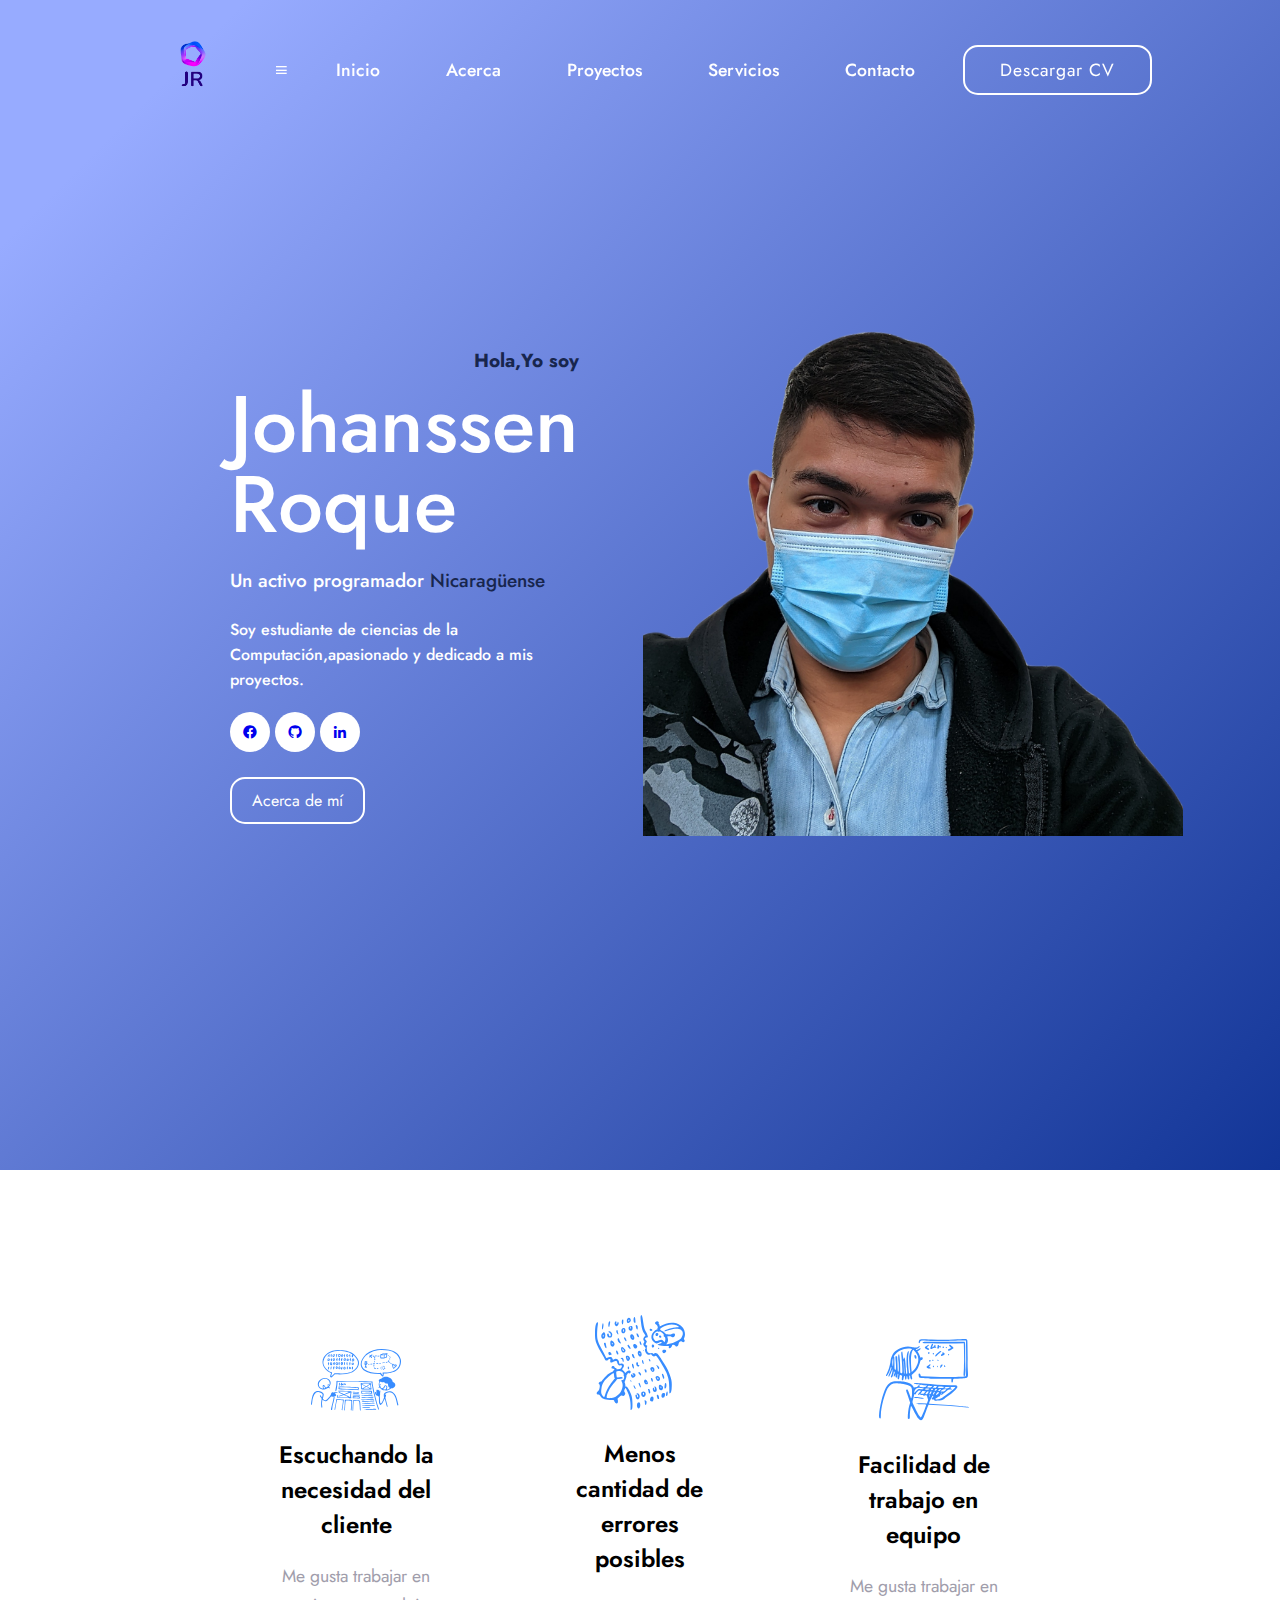
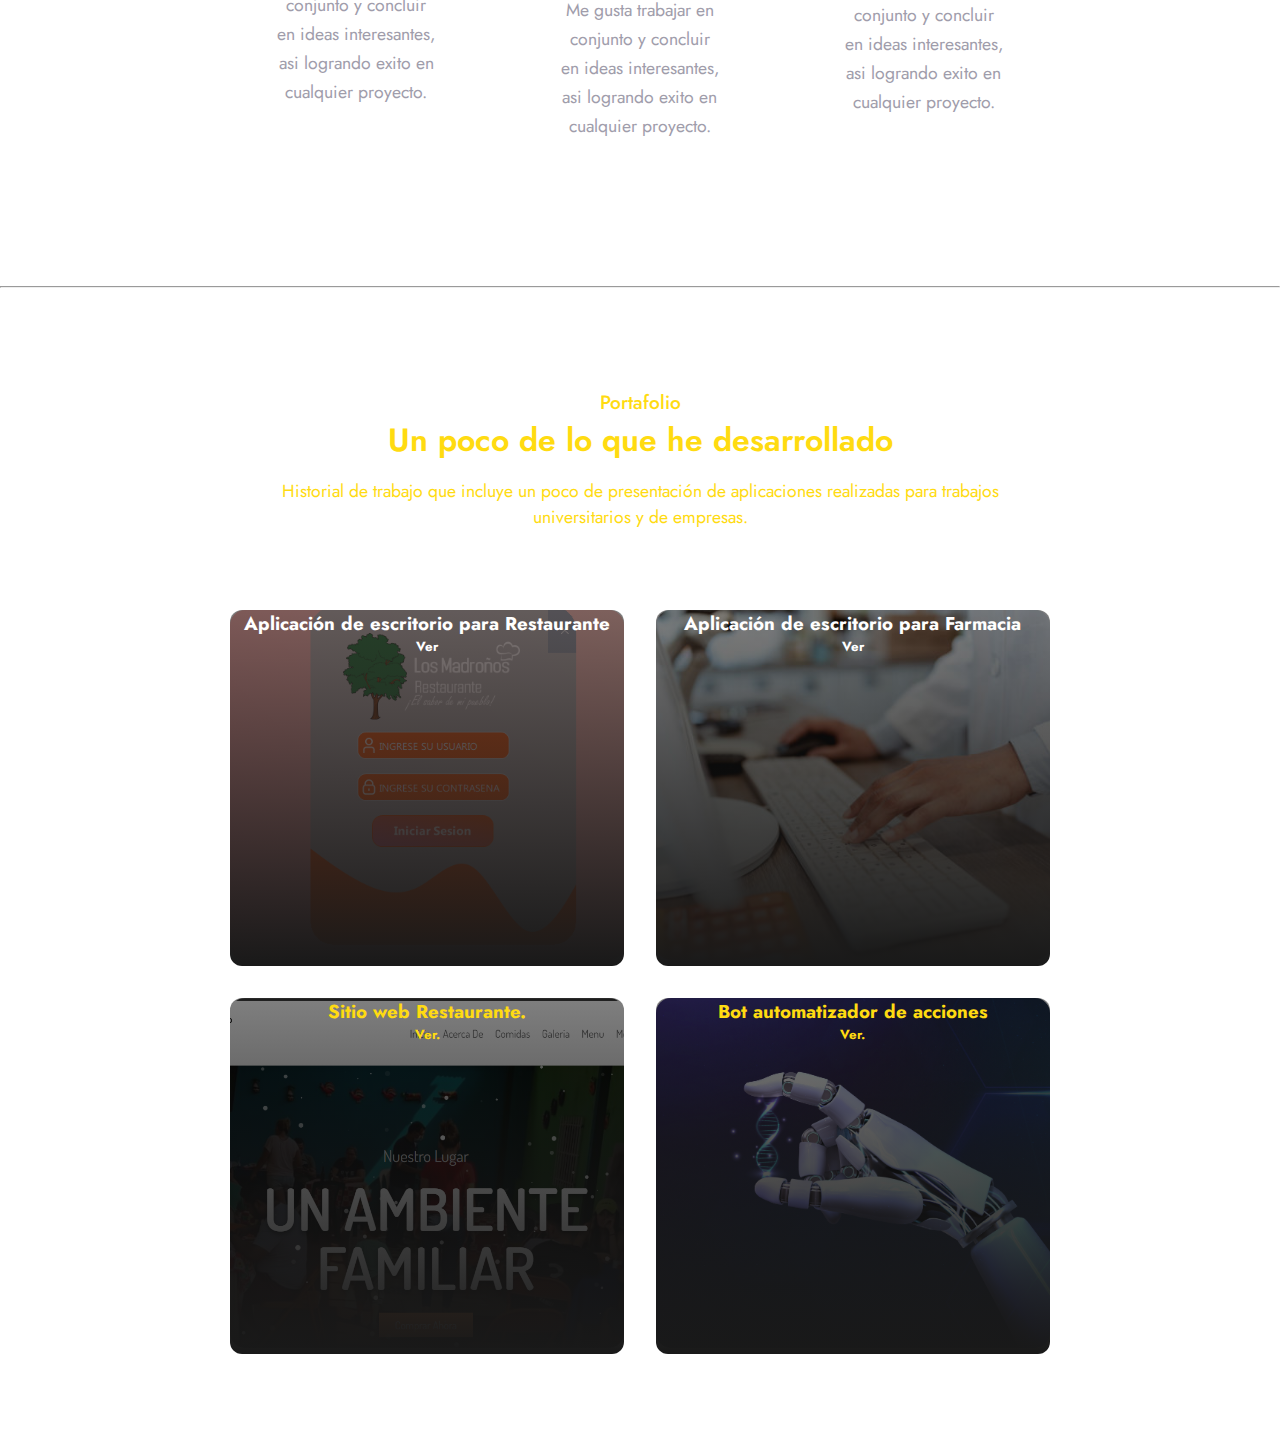
<file: html/index.html>
<!DOCTYPE html>
<html lang="en">
<head>
    <meta charset="UTF-8">
    <meta http-equiv="X-UA-Compatible" content="IE=edge">
    <meta name="viewport" content="width=device-width, initial-scale=1.0">
    <!--Link fuente google fonts-->
    <link rel="preconnect" href="https://fonts.googleapis.com"><link rel="preconnect"  href="https://fonts.gstatic.com"
    crossorigin><link href="https://fonts.googleapis.com/css2?family=Jost:wght@100;200;300;
    400;500;600;700;800;900&family=Open+Sans:wght@400;600;700&display=swap" rel="stylesheet">

   <!--Link icons-->
   <link href='https://unpkg.com/boxicons@2.1.4/css/boxicons.min.css' rel='stylesheet'>

    <!--Link css-->
    <link rel="stylesheet" href="../css/style.css">
    <title>Mi portafolio</title>
</head>
<body>
    <header>
       <a href="#" class="logo__jr"><img src="../img/logo moderno jr png.png" alt="logo de la empresa de Johanssen Roque"></a>
       <div class="bx bx-menu" id="menu-icon"></div>
       <ul class="navlist">
        <li><a href="#inicio">Inicio</a></li>
        <li><a href="#acerca">Acerca</a></li>
        <li><a href="#proyectos">Proyectos</a></li>
        <li><a href="#servicios">Servicios</a></li>
        <li><a href="#contacto">Contacto</a></li>
       </ul>
       <a href="#" class="btn-cv">Descargar CV</a>
    </header>
    <!--home-->
  <section class="home" id="home">
    <div class="home-text">
        <h3>Hola,Yo soy</h3>
        <h1>Johanssen Roque</h1>
        <h5>Un activo programador<span> Nicaragüense</span></h5>
        <p>Soy estudiante de ciencias de la Computación,apasionado y dedicado a mis proyectos.</p>
        <div class="social">
            <a href="https://www.facebook.com/johanssen.roque.5?mibextid=ZbWKwL" target="_blank"><i class='bx bxl-facebook-circle'></i></a>
            <a href="https://github.com/johs7/johs7/blob/main/README.md" target="_blank"> <i class='bx bxl-github'></i></a>
            <a href="https://www.linkedin.com/in/johanssen-roque-3a0135253/" target="_blank"<i class='bx bxl-linkedin'></i></a>
          
        </div>
        <a href="#" class="btn">Acerca de mí</a>
    </div>
   <div class="home_img">
    <img src="../img/picture portafolio_1.png" alt="foto de perfil de Johanssen Roque" >
   </div>

  </section>
 <!--Serivicios de-->
    <section class="sub-services">
        <div class="items">
            <!--Carta #1-->
            <div class="sub-box">
                <div class="sub-img">
                    <img src="../svg icons/agile_skills_software_team-2.svg" alt="" class="svg-icon_1">
                    <h3 class="hero__title-1">Escuchando la necesidad del cliente</h3>
                    <p>Me gusta trabajar en conjunto y concluir en ideas interesantes,
                        asi logrando exito en cualquier proyecto.
                    </p>
                </div>
            </div>
                      <!--Carta #2-->
                      <div class="sub-box">
                        <div class="sub-img">
                            <img src="../svg icons/code_bugs_software.svg" alt="" class="svg-icon_2">
                            <h3 class="hero__title-1">Menos cantidad de errores posibles</h3>
                            <p>Me gusta trabajar en conjunto y concluir en ideas interesantes,
                                asi logrando exito en cualquier proyecto.
                            </p>
                        </div>
                    </div>
                              <!--Carta #3-->
            <div class="sub-box">
                <div class="sub-img">
                    <img src="../svg icons/device_desktop_working_code.svg" alt="">
                    <h3 class="hero__title-1">Facilidad de trabajo en equipo</h3>
                    <p>Me gusta trabajar en conjunto y concluir en ideas interesantes,
                        asi logrando exito en cualquier proyecto.
                    </p>
                </div>
            </div>
        </div>
     </section>
     <hr>
     <section class="portafolio" id="portafolio">
        <div class="heading">
            <h3>Portafolio</h3>
            <h2>Un poco de lo que he desarrollado</h2>
            <p>Historial de trabajo que incluye un poco de presentación de aplicaciones realizadas para trabajos universitarios y de empresas.</p>
        </div>
        <div class="portafolio-content">
            <!--Columna #1-->
            <div class="col">
                <img src="../img/sistema-rest.png" alt="de portafolio con nota de planes">
                <div class="layer">
                    <h3 class="col1_color">Aplicación de escritorio para Restaurante</h3>
                    <h5 class="col1_color">Ver</h5>
                </div>
            </div>
            <!--Columna #2-->
            <div class="col">
                <img src="../img/Farmacia-Portada.jpg" alt="doctor o enfermero monitorizando un ordenador">
                <div class="layer">
                    <h3 class="col1_color">Aplicación de escritorio para Farmacia</h3>
                    <h5 class="col1_color">Ver</h5>
                </div>
            </div>
            <!--columna #3-->
            <div class="col">
                <img src="../img/sitio web restaurante.png" alt="sitio web restaurante los madroños">
                <div class="layer">
                    <h3>Sitio web Restaurante.</h3>
                    <h5>Ver.</h5>
                </div>
                
            </div>
            <div class="col">
                <img src="../img/bot-automatizador.jpg" alt="imagen de portafolio con nota de planes" class="bot">
                <div class="layer">
                    <h3>Bot automatizador de acciones</h3>
                    <h5>Ver.</h5>
                </div>
                
            </div>
        </div>
     </section>
    

    <!--Link js-->
    <script src="../js/main.js"></script>
</body>
</html>
</file>
<file: css/style.css>
*{
    text-decoration: none;
    margin: 0;
    padding: 0;
    box-sizing: border-box;
    font-family: 'Jost', sans-serif;
    list-style: none;
    scroll-behavior: smooth;
}
:root{
    --bg-color:#ffffff;
    --text-color:#ffffff;
    --second-color:#a09dab;
    --btn-color:rgb(27, 24, 24);
    --menu-color:#97ABFF;
    --big-font:5rem;
    --h2-font:3rem;
    --p-font:1.1rem;
}
body{
    background: var(--bg-color);
    color: var(--text-color);
}
header{
    position: fixed;
    width: 100%;
    top: 0;
    right: 0;
    z-index: 1000;
    display: flex;
    align-items: center;
    justify-content: space-between;
    background: transparent;
    padding: 2px 10%;
    transition: .3s;
}
.logo__jr img{
    max-width: 100%;
    width: 130px;
    height:  auto;
}
.navlist{
    display: flex;    
}
.navlist li{
    position: relative;
}
.navlist a{
    font-size: var(--p-font);
    color: var(--text-color);
    font-weight: 500;
    padding: 10px 33px;
}
.navlist a::after{
  content: '';
  position: absolute;
  width: 0%;
  height: 2px;
  background: #1FA2FF;  /* fallback for old browsers */
  background: -webkit-linear-gradient(to right, #A6FFCB, #12D8FA, #1FA2FF);  /* Chrome 10-25, Safari 5.1-6 */
  background: linear-gradient(to right, #A6FFCB, #12D8FA, #1FA2FF); /* W3C, IE 10+/ Edge, Firefox 16+, Chrome 26+, Opera 12+, Safari 7+ */
  bottom: -3px;
  left: 0;
  transition: ease-in-out .40s;
}
.navlist a:hover::after{
    width: 100%;
}
.btn-cv{
display: inline-block;
padding: 10px 35px;
background:transparent;
border: 2px solid var(--bg-color);
color: var(--text-color);
border-radius:15px;
letter-spacing: 1px;
font-size: var(--p-font);
}
.btn-cv:hover{
    transform: scale(1.1);
   background: var(--btn-color);
   color: var(--bg-color);
}

.home-text h1{
    margin-top: 10px;
    font-size: var(--big-font);
    line-height: 1;
    font-weight: 500;
    margin-bottom: 23px;
}
.home-text h5{
    margin-bottom: 23px;
    font-size: 19px;
    font-weight: 500;
}
.home-text h3{
    text-align: right;
    font-size: 19px;
    color: #18264d;
}

.home_img img{
    width: 540px;
    height: auto;
}
section{
    padding: 100px 18%;
}

.home{
    min-height: 130vh;
    height: 100%;
    width: 100%;
    background-image: linear-gradient( 135deg, #97ABFF 10%, #123597 100%);
    background-size: cover;
    background-position: center;
    position: relative;
    display: grid;
    grid-template-columns: repeat(2,1fr);
    align-items: center;
    grid-gap:4rem;
}
.btn{
    background: transparent;
    display: inline-block;
    padding: 10px 20px; 
    border: 2px solid var(--bg-color);
color: var(--text-color);
border-radius:15px;
  transition: ease .40s;
}
span{
color: #18264d;
}
.home-text p{
    line-height: 25px;
    margin-bottom: 20px;
    font-weight:500 ;
}
.social a{
    width: 40px;
    height: 40px;
    display: inline-flex;
border-radius: 25px;
    background: var(--bg-color);
    align-items: center;
    justify-content: center;
    margin-bottom: 25px;
    transition: ease .40s;
}

.social a:hover{
    transform: scale(1.1);    width: 50px;
    border-radius: 40px;
    background: var(--btn-color); 
    color: var(--main-color);

}
.btn:hover{
    transform: scale(1.1);
    background: var(--btn-color);
    color: var(--bg-color);

}
.sub-services{
    background: --bg-color;
    color: black;
}
header.sticky{
    background-image: linear-gradient( 135deg, #97ABFF 10%, #123597 100%);
    box-shadow: 0 0 10px rgba(0,0,0,0.2);

}
.items{
    display: grid;
    grid-template-columns: repeat(auto-fit,minmax(220px,auto));
    grid-gap: 2rem;
    align-items: center;
    text-align: center;
}
.items img{
    width: 150px;
    height: 150px;
}

.sub-box{
    padding: 45px 45px 45px 45px;
    transition: ease .50s;
    cursor: pointer;

}
.sub-img img{
    max-width: 100%;
    width: 90px;
    height: auto;
    margin-bottom: 20px;
}
.sub-box h3{
    margin-bottom: 20px;
    font-size: 24px;
    font-weight: 600;
}
.sub-box p{
    font-size: var(--p-font);
    color: var(--second-color);
    line-height: 29px;
}
.sub-box:hover{
    background: #346588;
    box-shadow: 18px 0px 87px 0px rgb(10 15 70/7%);
    border-radius: 12px;
    will-change: transform;
    color: var(--bg-color);
}
.portafolio{
    color: #ffdb11;
}
.heading{
    text-align: center;
}
.heading h2{
    font-size: 2rem;
    font-weight: 600;
    margin:7px 0px 20px;
    line-height: 1.1;
}
.heading h3{
    font-size: 1.2rem;
    font-weight: 500;
}
.heading p{
    font-size: var(--p-font);
}
.portafolio-content{
    display: grid;
    grid-template-columns: repeat(auto-fit,minmax(350px,auto));
    grid-gap: 2rem;
    align-items: center;
    margin-top: 5rem;
    text-align: center;
    cursor: pointer;
}
.col{
    position: relative;
}
.col img{
    max-width: 100%;
    width: 550px;
    height:  350px;
    object-fit: cover;
    border-radius: 15px;
}
.layer{
    background:linear-gradient(rgba(0,0,0,0.5)0%,#191919);
    height: 100%;
    width: 100%;
    position: absolute;
    top: 0;
    left: 0;
    border-radius: 12px;
    transition: easease-in-out .40s;

}
.layer:hover{
    background: transparent;
    transition: easease-in-out .40s;
  
}
.col1_color{
    color: rgb(255, 255, 255)
}
</file>
